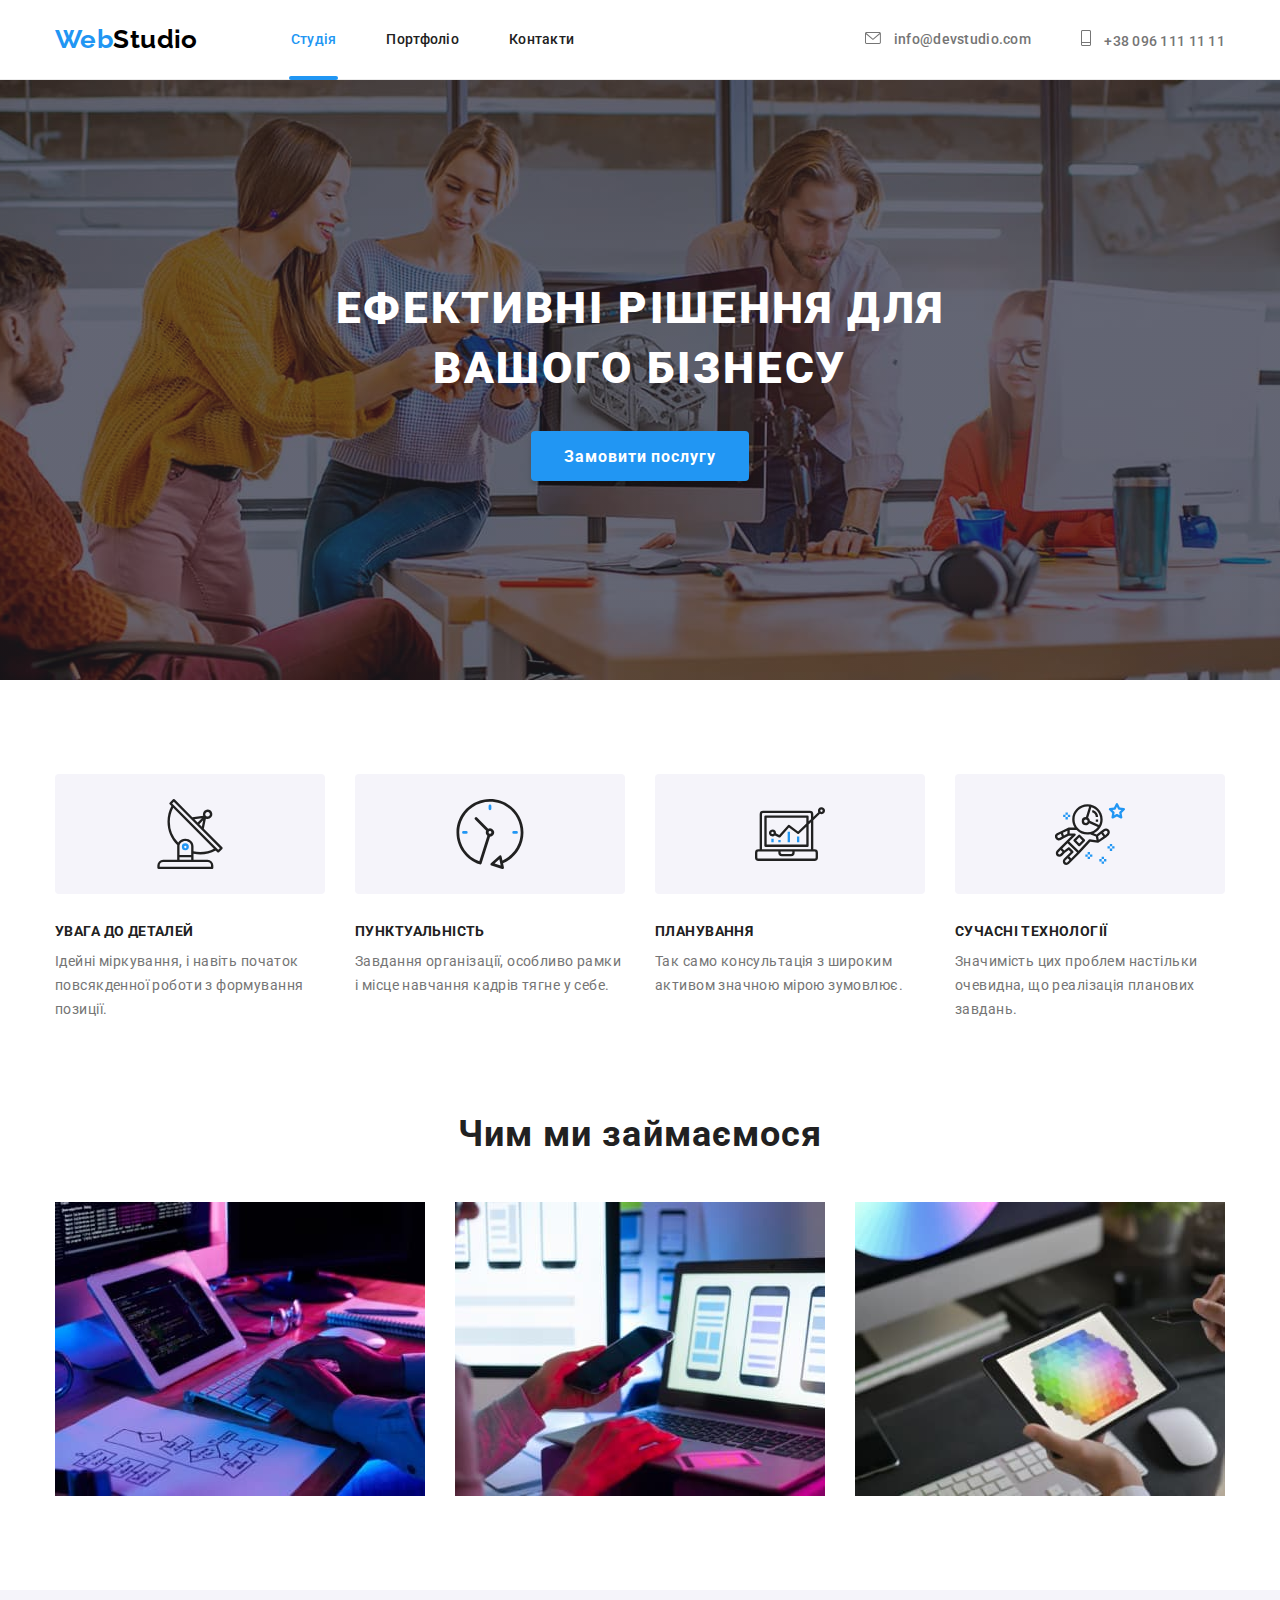
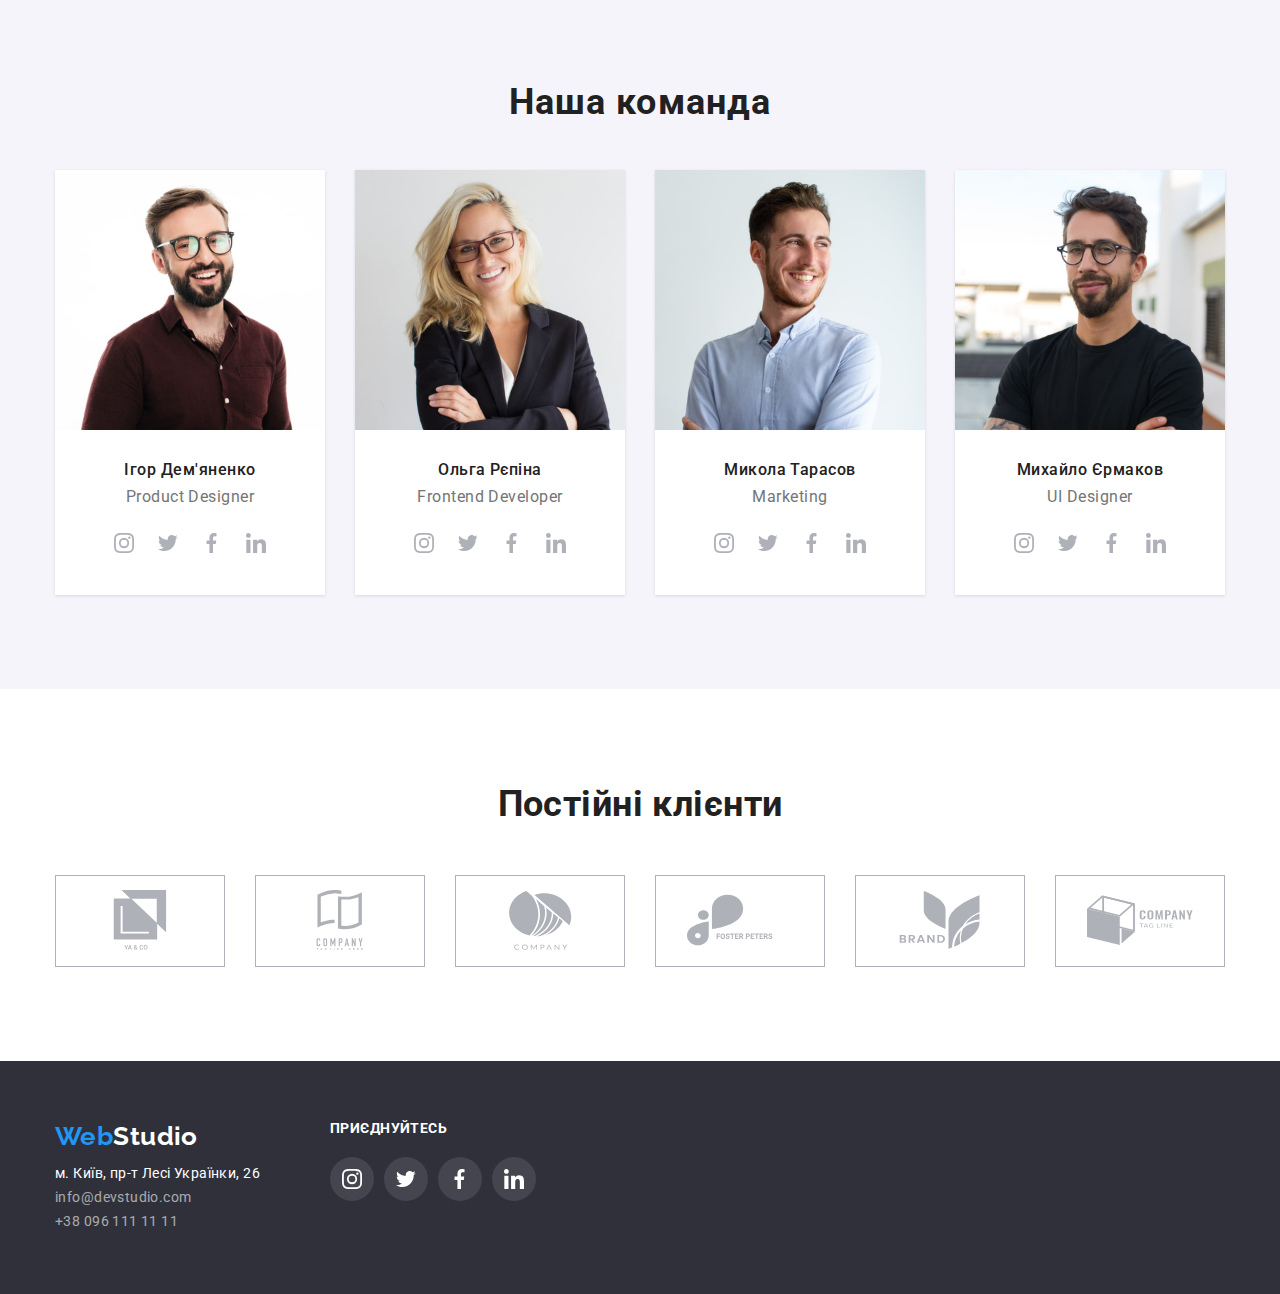
<file: index.html>
<!DOCTYPE html>
<html lang="uk">

<head>
    <meta charset="UTF-8">
    <meta http-equiv="X-UA-Compatible" content="IE=edge">
    <meta name="viewport" content="width=device-width, initial-scale=1.0">
    <title>Студія</title>
    <link href="https://cdnjs.cloudflare.com/ajax/libs/modern-normalize/1.1.0/modern-normalize.min.css"
        rel="stylesheet" />
    <link
        href="https://fonts.googleapis.com/css2?family=Raleway:wght@700&family=Roboto:wght@400;500;700;900&display=swap"
        rel="stylesheet">
    <link rel="stylesheet" href="./css/styles.css">
</head>

<body>
    <header class="header">
        <div class="container header-container">
            <nav class="header-nav">
                <a href="/" class="logo"><span class="part-logo">Web</span><span class="header-logo">Studio</span></a>
                <ul class="nav-list">
                    <li class="nav-list-item"><a href="/" class="nav-link link active">Студія</a></li>
                    <li class="nav-list-item"><a href="./portfolio.html" class="nav-link link">Портфоліо</a></li>
                    <li class="nav-list-item"><a href="" class="nav-link link">Контакти</a></li>
                </ul>
            </nav>
            <ul class="contact-list">
                <li class="contact-item">
                    <a href="mailto:info@devstudio.com" class="contact-link link">
                        <svg class="contact-icon" width="16" height="12">
                            <use id="envelope-icon" href="./images/icons.svg#envelope"></use>
                        </svg>
                        info@devstudio.com</a>
                </li>
                <li class="contact-item">
                    <a href="tel:+380961111111" class="contact-link link">
                        <svg class="contact-icon" width="10" height="16">
                            <use id="phone-icon" href="./images/icons.svg#phone"></use>
                        </svg>
                        +38 096 111 11 11</a>
                </li>
            </ul>
        </div>
    </header>
    <main class="main">
        <section class="solution">
            <h1 class="solution-title">Ефективні рішення для <br> вашого бізнесу</h1>

            <button type="button" class="button-open" data-modal-open>Замовити послугу</button>
            <div class="backdrop is-hidden" data-modal>
                <div class="modal">
                    <button class="button-close" type="button" data-modal-close>
                        <svg class="button-close-icon" width="11px" height="11px">
                            <use href="./images/icons.svg#close"></use>
                        </svg>
                    </button>
                </div>
            </div>
        </section>
        <section class="benefits">
            <div class="container">
                <ul class="benefits-list">
                    <li class="benefits-list-item">
                        <svg class="benefits-icon">
                            <use href="./images/icons.svg#antenna"></use>
                        </svg>
                        <h3 class="benefits-list-title">Увага до деталей</h3>
                        <p class="benefits-list-text">Ідейні міркування, і навіть початок повсякденної роботи з
                            формування позиції.</p>
                    </li>
                    <li class="benefits-list-item">
                        <svg class="benefits-icon">
                            <use href="./images/icons.svg#clock"></use>
                        </svg>
                        <h3 class="benefits-list-title">Пунктуальність</h3>
                        <p class="benefits-list-text">Завдання організації, особливо рамки і місце навчання кадрів тягне
                            у себе.</p>
                    </li>
                    <li class="benefits-list-item">
                        <svg class="benefits-icon">
                            <use href="./images/icons.svg#graph"></use>
                        </svg>
                        <h3 class="benefits-list-title">Планування</h3>
                        <p class="benefits-list-text">Так само консультація з широким активом значною мірою зумовлює.
                        </p>
                    </li>
                    <li class="benefits-list-item">
                        <svg class="benefits-icon">
                            <use href="./images/icons.svg#astronaut"></use>
                        </svg>
                        <h3 class="benefits-list-title">Сучасні технології</h3>
                        <p class="benefits-list-text">Значимість цих проблем настільки очевидна, що реалізація планових
                            завдань.</p>
                    </li>
                </ul>
            </div>
        </section>
        <section class="services">
            <div class="container">
                <h2 class="services-title title">Чим ми займаємося</h2>
                <ul class="services-list">
                    <li class="services-list-item"><img src="./images/img1.jpg" alt="Розробка вебсайтів" width="370"
                            height="294"></li>
                    <li class="services-list-item"><img src="./images/img2.jpg" alt="Створення мобільних додатків"
                            width="370" height="294"></li>
                    <li class="services-list-item"><img src="./images/img3.jpg" alt="Веб-дизайн" width="370"
                            height="294"></li>
                </ul>
            </div>
        </section>
        <section class="team">
            <div class="container">
                <h2 class="team-title title">Наша команда</h2>
                <ul class="team-list">
                    <li class="team-list-item">
                        <img src="./images/img4.jpg" alt="Член команди" width="270" height="260">
                        <h3 class="team-list-title">Ігор Дем'яненко</h3>
                        <p lang="en" class="team-list-text">Product Designer</p>
                        <ul class="team-list-icon">
                            <li class="team-item-icon">
                                <a class="social-network-link" href="">
                                    <svg class="social-network" width="20" height="20">
                                        <use href="./images/icons.svg#instagram"></use>
                                    </svg>
                                </a>
                            </li>
                            <li class="team-item-icon">
                                <a class="social-network-link" href="">
                                    <svg class="social-network" width="20" height="20">
                                        <use href="./images/icons.svg#twitter"></use>
                                    </svg>
                                </a>
                            </li>
                            <li class="team-item-icon">
                                <a class="social-network-link" href="">
                                    <svg class="social-network" width="20" height="20">
                                        <use href="./images/icons.svg#facebook"></use>
                                    </svg>
                                </a>
                            </li>
                            <li class="team-item-icon">
                                <a class="social-network-link" href="">
                                    <svg class="social-network" width="20" height="20">
                                        <use href="./images/icons.svg#linkedin"></use>
                                    </svg>
                                </a>
                            </li>
                        </ul>
                    </li>
                    <li class="team-list-item">
                        <img src="./images/img5.jpg" alt="Член команди" width="270" height="260">
                        <h3 class="team-list-title">Ольга Рєпіна</h3>
                        <p lang="en" class="team-list-text">Frontend Developer</p>
                        <ul class="team-list-icon">
                            <li class="team-item-icon">
                                <a class="social-network-link" href="">
                                    <svg class="social-network" width="20" height="20">
                                        <use href="./images/icons.svg#instagram"></use>
                                    </svg>
                                </a>
                            </li>
                            <li class="team-item-icon">
                                <a class="social-network-link" href="">
                                    <svg class="social-network" width="20" height="20">
                                        <use href="./images/icons.svg#twitter"></use>
                                    </svg>
                                </a>
                            </li>
                            <li class="team-item-icon">
                                <a class="social-network-link" href="">
                                    <svg class="social-network" width="20" height="20">
                                        <use href="./images/icons.svg#facebook"></use>
                                    </svg>
                                </a>
                            </li>
                            <li class="team-item-icon">
                                <a class="social-network-link" href="">
                                    <svg class="social-network" width="20" height="20">
                                        <use href="./images/icons.svg#linkedin"></use>
                                    </svg>
                                </a>
                            </li>
                        </ul>
                    </li>
                    <li class="team-list-item">
                        <img src="./images/img6.jpg" alt="Член команди" width="270" height="260">
                        <h3 class="team-list-title">Микола Тарасов</h3>
                        <p lang="en" class="team-list-text">Marketing</p>
                        <ul class="team-list-icon">
                            <li class="team-item-icon">
                                <a class="social-network-link" href="">
                                    <svg class="social-network" width="20" height="20">
                                        <use href="./images/icons.svg#instagram"></use>
                                    </svg>
                                </a>
                            </li>
                            <li class="team-item-icon">
                                <a class="social-network-link" href="">
                                    <svg class="social-network" width="20" height="20">
                                        <use href="./images/icons.svg#twitter"></use>
                                    </svg>
                                </a>
                            </li>
                            <li class="team-item-icon">
                                <a class="social-network-link" href="">
                                    <svg class="social-network" width="20" height="20">
                                        <use href="./images/icons.svg#facebook"></use>
                                    </svg>
                                </a>
                            </li>
                            <li class="team-item-icon">
                                <a class="social-network-link" href="">
                                    <svg class="social-network" width="20" height="20">
                                        <use href="./images/icons.svg#linkedin"></use>
                                    </svg>
                                </a>
                            </li>
                        </ul>
                    </li>
                    <li class="team-list-item">
                        <img src="./images/img7.jpg" alt="Член команди" width="270" height="260">
                        <h3 class="team-list-title">Михайло Єрмаков</h3>
                        <p lang="en" class="team-list-text">UI Designer</p>
                        <ul class="team-list-icon">
                            <li class="team-item-icon">
                                <a class="social-network-link" href="">
                                    <svg class="social-network" width="20" height="20">
                                        <use href="./images/icons.svg#instagram"></use>
                                    </svg>
                                </a>
                            </li>
                            <li class="team-item-icon">
                                <a class="social-network-link" href="">
                                    <svg class="social-network" width="20" height="20">
                                        <use href="./images/icons.svg#twitter"></use>
                                    </svg>
                                </a>
                            </li>
                            <li class="team-item-icon">
                                <a class="social-network-link" href="">
                                    <svg class="social-network" width="20" height="20">
                                        <use href="./images/icons.svg#facebook"></use>
                                    </svg>
                                </a>
                            </li>
                            <li class="team-item-icon">
                                <a class="social-network-link" href="">
                                    <svg class="social-network" width="20" height="20">
                                        <use href="./images/icons.svg#linkedin"></use>
                                    </svg>
                                </a>
                            </li>
                        </ul>
                    </li>
                </ul>
            </div>
        </section>
        <section class="clients">
            <div class="container">
                <h2 class="clients-title">Постійні клієнти</h2>
                <ul class="clients-list">
                    <li class="clients-item">
                        <a href="" class="clients-link">
                            <svg class="clients-icon" width="106" height="60">
                                <use href="./images/icons.svg#client1"></use>
                            </svg>
                        </a>
                    </li>
                    <li class="clients-item">
                        <a href="" class="clients-link">
                            <svg class="clients-icon" width="106" height="60">
                                <use href="./images/icons.svg#client2"></use>
                            </svg>
                        </a>
                    </li>
                    <li class="clients-item">
                        <a href="" class="clients-link">
                            <svg class="clients-icon" width="106" height="60">
                                <use href="./images/icons.svg#client3"></use>
                            </svg>
                        </a>
                    </li>
                    <li class="clients-item">
                        <a href="" class="clients-link">
                            <svg class="clients-icon" width="106" height="60">
                                <use href="./images/icons.svg#client4"></use>
                            </svg>
                        </a>
                    </li>
                    <li class="clients-item">
                        <a href="" class="clients-link">
                            <svg class="clients-icon" width="106" height="60">
                                <use href="./images/icons.svg#client5"></use>
                            </svg>
                        </a>
                    </li>
                    <li class="clients-item">
                        <a href="" class="clients-link">
                            <svg class="clients-icon" width="106" height="60">
                                <use href="./images/icons.svg#client6"></use>
                            </svg>
                        </a>
                    </li>
                </ul>
            </div>
        </section>
    </main>
    <footer class="footer">
        <div class="container">
            <ul class="footer-list">
                <li class="footer-item">
                    <a href="/" class="logo"><span class="part-logo">Web</span><span class="footer-logo">Studio</span></a>
                    <address class="address">
                        <span class="address-text">м. Київ, пр-т Лесі Українки, 26</span> <br>
                        <a href="mailto:info@devstudio.com" class="footer-contact link">info@devstudio.com</a><br>
                        <a href="tel:+380961111111" class="footer-contact link">+38 096 111 11 11</a>
                    </address>
                </li>
                <li class="footer-item">
                    <p class="footer-text">Приєднуйтесь</p>
                    <ul class="footer-list-icon">
                        <li class="footer-item-icon">
                            <a class="footer-item-link" href="">
                                <svg class="social-network" width="20" height="20">
                                    <use href="./images/icons.svg#instagram"></use>
                                </svg>
                            </a>
                        </li>
                        <li class="footer-item-icon">
                            <a class="footer-item-link" href="">
                                <svg class="social-network" width="20" height="20">
                                    <use href="./images/icons.svg#twitter"></use>
                                </svg>
                            </a>
                        </li>
                        <li class="footer-item-icon">
                            <a class="footer-item-link" href="">
                                <svg class="social-network" width="20" height="20">
                                    <use href="./images/icons.svg#facebook"></use>
                                </svg>
                            </a>
                        </li>
                        <li class="footer-item-icon">
                            <a class="footer-item-link" href="">
                                <svg class="social-network" width="20" height="20">
                                    <use href="./images/icons.svg#linkedin"></use>
                                </svg>
                            </a>
                        </li>
                    </ul>
                </li>
            </ul>
        </div>
    </footer>
    <script src="./js/modal.js"></script>
</body>

</html>
</file>
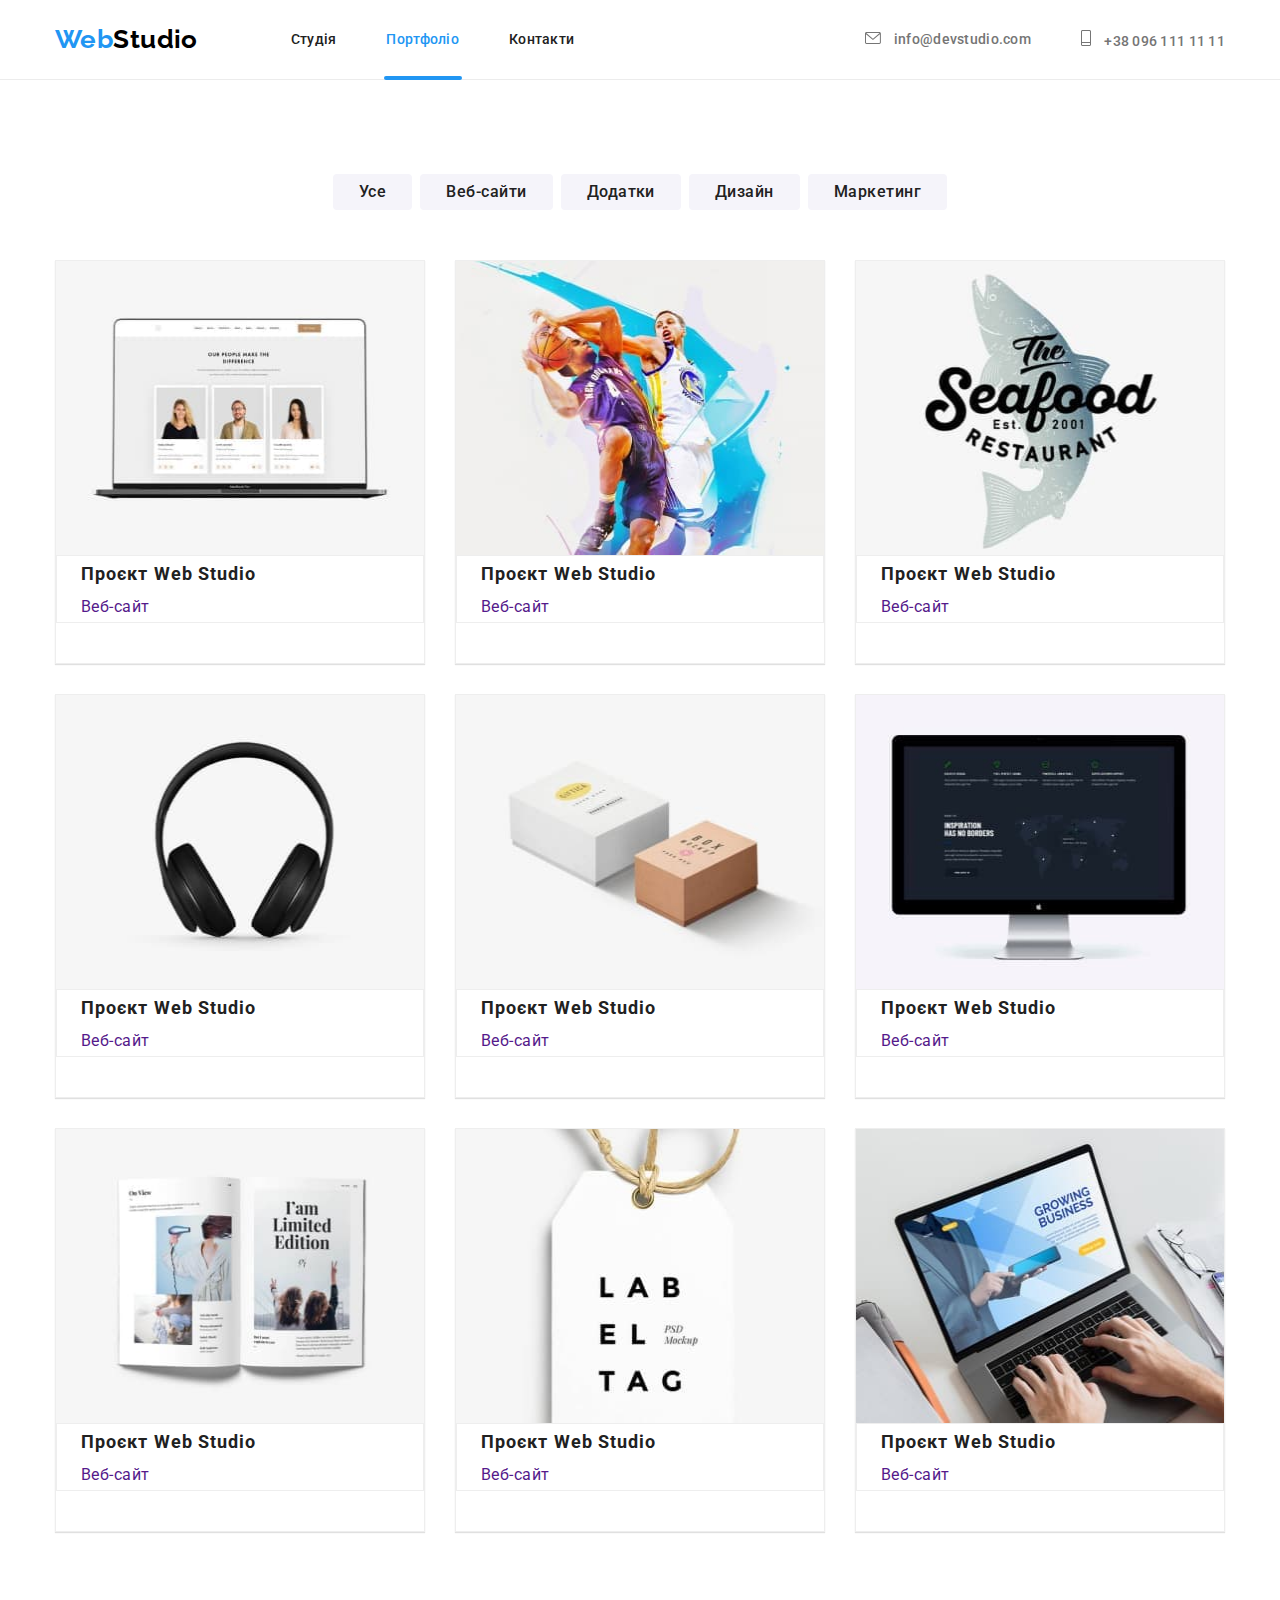
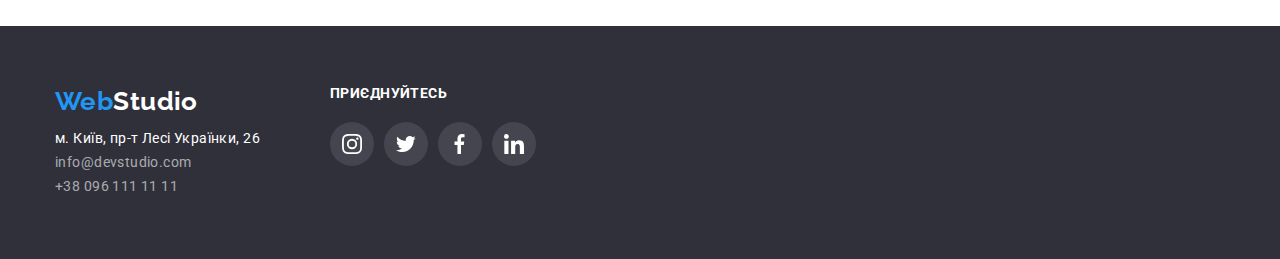
<file: portfolio.html>
<!DOCTYPE html>
<html lang="uk">

<head>
    <meta charset="UTF-8">
    <meta http-equiv="X-UA-Compatible" content="IE=edge">
    <meta name="viewport" content="width=device-width, initial-scale=1.0">
    <title>Портфоліо</title>
    <link href="https://cdnjs.cloudflare.com/ajax/libs/modern-normalize/1.1.0/modern-normalize.min.css"
        rel="stylesheet" />
    <link
        href="https://fonts.googleapis.com/css2?family=Raleway:wght@700&family=Roboto:wght@400;500;700;900&display=swap"
        rel="stylesheet">
    <link rel="stylesheet" href="./css/styles.css">
</head>

<body>
    <header class="header">
        <div class="container header-container">
            <nav class="header-nav">
                <a href="/" class="logo link"><span class="part-logo">Web</span><span
                        class="header-logo">Studio</span></a>
                <ul class="nav-list">
                    <li class="nav-list-item"><a href="./index.html" class="nav-link link">Студія</a></li>
                    <li class="nav-list-item"><a href="./portfolio.html" class="nav-link link active">Портфоліо</a></li>
                    <li class="nav-list-item"><a href="" class="nav-link link">Контакти</a></li>
                </ul>
            </nav>
            <ul class="contact-list">
                <li class="contact-item">
                    <a href="mailto:info@devstudio.com" class="contact-link link">
                        <svg class="contact-icon" width="16" height="12">
                            <use id="envelope-icon" href="./images/icons.svg#envelope"></use>
                        </svg>
                        info@devstudio.com</a>
                </li>
                <li class="contact-item">
                    <a href="tel:+380961111111" class="contact-link link">
                        <svg class="contact-icon" width="10" height="16">
                            <use id="phone-icon" href="./images/icons.svg#phone"></use>
                        </svg>
                        +38 096 111 11 11</a>
                </li>
            </ul>
        </div>
    </header>
    <main>
        <section class="projects">
            <div class="container">
                <!-- <h1 class="projects-title"></h1> -->
                <ul class="filter-list">
                    <li><button type="button" class="filter-button">Усе</button></li>
                    <li><button type="button" class="filter-button">Веб-сайти</button></li>
                    <li><button type="button" class="filter-button">Додатки</button></li>
                    <li><button type="button" class="filter-button">Дизайн</button></li>
                    <li><button type="button" class="filter-button">Маркетинг</button></li>
                </ul>
                <ul class="projects-list">
                    <li class="projects-list-item">
                        <a href="" class="card-link link">
                            <div class="card-portfolio">
                                <div class="card-thumb">
                                    <img src="./images/img8.jpg" alt="Веб-сайт" width="370" height="294">
                                    <div class="overlay">
                                        <p class="card-text">
                                            Ресурс пропонує комплексні пропозиції з різним рівнем функціоналу та
                                            сервісів. Все це дозволить відвідувачу отримати вичерпні відомості про
                                            компанію чи приватну особу.
                                        </p>
                                    </div>
                                </div>
                                <div class="frame">
                                    <h2 class="project-title">Проєкт <span lang="en">Web Studio</span></h2>
                                    <p class="project-text">Веб-сайт</p>
                                </div>
                            </div>
                        </a>
                    </li>
                    <li class="projects-list-item">
                        <a href="" class="card-link link">
                            <div class="card-portfolio">
                                <div class="card-thumb">
                                    <img src="./images/img9.jpg" alt="Веб-сайт" width="370" height="294">
                                    <div class="overlay">
                                        <p class="card-text">
                                            Ресурс пропонує комплексні пропозиції з різним рівнем функціоналу та
                                            сервісів. Все це дозволить відвідувачу отримати вичерпні відомості про
                                            компанію чи приватну особу.
                                        </p>
                                    </div>
                                </div>
                                <div class="frame">
                                    <h2 class="project-title">Проєкт <span lang="en">Web Studio</span></h2>
                                    <p class="project-text">Веб-сайт</p>
                                </div>
                            </div>
                        </a>
                    </li>
                    <li class="projects-list-item">
                        <a href="" class="card-link link">
                            <div class="card-portfolio">
                                <div class="card-thumb">
                                    <img src="./images/img10.jpg" alt="Веб-сайт" width="370" height="294">
                                    <div class="overlay">
                                        <p class="card-text">
                                            Ресурс пропонує комплексні пропозиції з різним рівнем функціоналу та
                                            сервісів. Все це дозволить відвідувачу отримати вичерпні відомості про
                                            компанію чи приватну особу.
                                        </p>
                                    </div>
                                </div>
                                <div class="frame">
                                    <h2 class="project-title">Проєкт <span lang="en">Web Studio</span></h2>
                                    <p class="project-text">Веб-сайт</p>
                                </div>
                            </div>
                        </a>
                    </li>
                    <li class="projects-list-item">
                        <a href="" class="card-link link">
                            <div class="card-portfolio">
                                <div class="card-thumb">
                                    <img src="./images/img11.jpg" alt="Веб-сайт" width="370" height="294">
                                    <div class="overlay">
                                        <p class="card-text">
                                            Ресурс пропонує комплексні пропозиції з різним рівнем функціоналу та
                                            сервісів. Все це дозволить відвідувачу отримати вичерпні відомості про
                                            компанію чи приватну особу.
                                        </p>
                                    </div>
                                </div>
                                <div class="frame">
                                    <h2 class="project-title">Проєкт <span lang="en">Web Studio</span></h2>
                                    <p class="project-text">Веб-сайт</p>
                                </div>
                            </div>
                        </a>
                    </li>
                    <li class="projects-list-item">
                        <a href="" class="card-link link">
                            <div class="card-portfolio">
                                <div class="card-thumb">
                                    <img src="./images/img12.jpg" alt="Веб-сайт" width="370" height="294">
                                    <div class="overlay">
                                        <p class="card-text">
                                            Ресурс пропонує комплексні пропозиції з різним рівнем функціоналу та
                                            сервісів. Все це дозволить відвідувачу отримати вичерпні відомості про
                                            компанію чи приватну особу.
                                        </p>
                                </div>
                            </div>
                            <div class="frame">
                                <h2 class="project-title">Проєкт <span lang="en">Web Studio</span></h2>
                                <p class="project-text">Веб-сайт</p>
                            </div>
                            </div>
                        </a>
                    </li>
                    <li class="projects-list-item">
                        <a href="" class="card-link link">
                            <div class="card-portfolio">
                                <div class="card-thumb">
                                    <img src="./images/img13.jpg" alt="Веб-сайт" width="370" height="294">
                                    <div class="overlay">
                                        <p class="card-text">
                                            Ресурс пропонує комплексні пропозиції з різним рівнем функціоналу та
                                            сервісів. Все це дозволить відвідувачу отримати вичерпні відомості про
                                            компанію чи приватну особу.
                                        </p>
                                    </div>    
                                </div>
                                <div class="frame">
                                    <h2 class="project-title">Проєкт <span lang="en">Web Studio</span></h2>
                                    <p class="project-text">Веб-сайт</p>
                                </div>
                            </div>
                        </a>
                    </li>
                    <li class="projects-list-item">
                        <a href="" class="card-link link">
                            <div class="card-portfolio">
                                <div class="card-thumb">
                                    <img src="./images/img14.jpg" alt="Веб-сайт" width="370" height="294">
                                    <div class="overlay">
                                        <p class="card-text">
                                            Ресурс пропонує комплексні пропозиції з різним рівнем функціоналу та
                                            сервісів. Все це дозволить відвідувачу отримати вичерпні відомості про
                                            компанію чи приватну особу.
                                        </p>
                                    </div>
                                </div>
                                <div class="frame">
                                    <h2 class="project-title">Проєкт <span lang="en">Web Studio</span></h2>
                                    <p class="project-text">Веб-сайт</p>
                                </div>
                            </div>
                        </a>
                    </li>
                    <li class="projects-list-item">
                        <a href="" class="card-link link">
                            <div class="card-portfolio">
                                <div class="card-thumb">
                                    <img src="./images/img15.jpg" alt="Веб-сайт" width="370" height="294">
                                    <div class="overlay">
                                        <p class="card-text">
                                            Ресурс пропонує комплексні пропозиції з різним рівнем функціоналу та
                                            сервісів. Все це дозволить відвідувачу отримати вичерпні відомості про
                                            компанію чи приватну особу.
                                        </p>
                                    </div>
                                </div>
                                <div class="frame">
                                    <h2 class="project-title">Проєкт <span lang="en">Web Studio</span></h2>
                                    <p class="project-text">Веб-сайт</p>
                                </div>
                            </div>
                        </a>
                    </li>
                    <li class="projects-list-item">
                        <a href="" class="card-link link">
                            <div class="card-portfolio">
                                <div class="card-thumb">
                                    <img src="./images/img16.jpg" alt="Веб-сайт" width="370" height="294">
                                    <div class="overlay">
                                        <p class="card-text">
                                            Ресурс пропонує комплексні пропозиції з різним рівнем функціоналу та
                                            сервісів. Все це дозволить відвідувачу отримати вичерпні відомості про
                                            компанію чи приватну особу.
                                        </p>
                                    </div>
                                </div>
                                <div class="frame">
                                    <h2 class="project-title">Проєкт <span lang="en">Web Studio</span></h2>
                                    <p class="project-text">Веб-сайт</p>
                                </div>
                            </div>
                        </a>
                    </li>
                </ul>
            </div>

        </section>
    </main>
    <footer class="footer">
        <div class="container">
            <ul class="footer-list">
                <li class="footer-item">
                    <a href="/" class="logo"><span class="part-logo">Web</span><span
                            class="footer-logo">Studio</span></a>
                    <address class="address">
                        <span class="address-text">м. Київ, пр-т Лесі Українки, 26</span> <br>
                        <a href="mailto:info@devstudio.com" class="footer-contact link">info@devstudio.com</a><br>
                        <a href="tel:+380961111111" class="footer-contact link">+38 096 111 11 11</a>
                    </address>
                </li>
                <li class="footer-item">
                    <p class="footer-text">Приєднуйтесь</p>
                    <ul class="footer-list-icon">
                        <li class="footer-item-icon">
                            <a class="footer-item-link" href="">
                                <svg class="social-network" width="20" height="20">
                                    <use href="./images/icons.svg#instagram"></use>
                                </svg>
                            </a>
                        </li>
                        <li class="footer-item-icon">
                            <a class="footer-item-link" href="">
                                <svg class="social-network" width="20" height="20">
                                    <use href="./images/icons.svg#twitter"></use>
                                </svg>
                            </a>
                        </li>
                        <li class="footer-item-icon">
                            <a class="footer-item-link" href="">
                                <svg class="social-network" width="20" height="20">
                                    <use href="./images/icons.svg#facebook"></use>
                                </svg>
                            </a>
                        </li>
                        <li class="footer-item-icon">
                            <a class="footer-item-link" href="">
                                <svg class="social-network" width="20" height="20">
                                    <use href="./images/icons.svg#linkedin"></use>
                                </svg>
                            </a>
                        </li>
                    </ul>
                </li>
            </ul>
        </div>
    </footer>
</body>

</html>
</file>
<file: css/styles.css>
@import url('./reset.css');

:root {
    --primary-text-color: #757575;
    --primary-title-color: #212121;
    --primary-white-color: #FFFFFF;
    --primary-link-color: #AFB1B8;
    --active-color: #2196F3;
    --header-logo-color: #000000;
    --background-dark-color: #2F303A;
    --header-border-color: #ECECEC;
    --footer-contact-color: rgba(255, 255, 255, 0.6);
    --footer-item-link: rgba(255, 255, 255, 0.1);
    --portfolio-filter-button-color: #F5F4FA;
    --portfolio-filter-button-text-color: rgba(33, 33, 33, 1);
    --background-section-team: #F5F4FA;
}

.container {
    width: 1200px;
    margin: 0 auto;
    padding: 0 15px;
}

body {
    background-color: var(--primary-white-color);
    color: var(--primary-text-color);
    font-family: 'Roboto', sans-serif;
    font-weight: 400;
    font-size: 14px;
    letter-spacing: 0.03em;
}


ul {
    list-style: none;
}

a {
    text-decoration: none;
}

img {
    display: block;
    max-width: 100%;
}

/* buttons*/
.solution-button,
.filter-button {
    cursor: pointer;
}

/* header */
/* logo */
.header {
    border-bottom: 1px solid var(--header-border-color);
    display: flex;
    justify-content: space-between;
    align-items: center;
    height: 80px;
}

.header-container {
    display: flex;
    flex-direction: row;
    justify-content: space-between;
}

.header-nav {
    display: flex;
    align-items: center;
}

.team-list,
.services-list,
.nav-list,
.contact-list {
    display: flex;
    gap: 50px;
}

.nav-list {
    margin-left: 93px;
}

.nav-list-item {
    display: flex;
    flex-flow: column wrap;
    justify-content: center;
    align-items: center;
}

.logo {
    font-family: 'Raleway', sans-serif;
    font-weight: 700;
    font-size: 26px;
    line-height: 1.19;
}

.part-logo {
    color: var(--active-color);
}

.header-logo {
    color: var(--header-logo-color);
}

.footer-logo {
    color: var(--primary-white-color);
}


/* Navigation */

.nav-link {
    position: relative;

    padding-top: 32px;
    padding-bottom: 32px;

    color: var(--primary-title-color);
    font-weight: 500;
    line-height: 1.14;
    letter-spacing: 0.02em;
}

.nav-link.active::after {
    content: '';

    position: absolute;
    left: -4%;
    bottom: -1px;
    border-radius: 2px;

    display: block;
    width: 108%;
    height: 4px;
    background-color: var(--active-color);
}

.nav-link:hover,
.nav-link:focus {
    color: var(--active-color);
    transition: color 250ms cubic-bezier(0.4, 0, 0.2, 1);
}

.active {
    color: var(--active-color);
}

.contact-icon {
    margin-right: 10px;
    fill: currentColor;
}

.contact-list {
    display: flex;
    align-items: center;
}

.contact-item {
    display: flex;
    align-items: center;
}

.contact-link {
    font-weight: 500;
    line-height: 1.14;
    letter-spacing: 0.02em;

    color: var(--primary-text-color);
}

.contact-link:hover {
    color: var(--active-color);
}

/* solution */

.solution {
    display: flex;
    flex-direction: column;
    justify-content: center;
    align-items: center;
    height: 600px;
    background-image: linear-gradient(to right, rgba(47, 48, 58, 0.4), rgba(47, 48, 58, 0.4)), url('../images/solutions.jpg');
    background-position: center;
    background-repeat: no-repeat;
    background-size: cover;

}

.solution-title {
    text-align: center;
    color: var(--primary-white-color);
    font-weight: 900;
    font-size: 44px;
    line-height: 1.36;
    letter-spacing: 0.06em;
    text-transform: uppercase;

}

.button-open {
    min-width: 216px;
    height: 50px;
    margin-top: 32px;
    border: 1px solid transparent;
    padding: 10px 32px;
    border-radius: 4px;
    cursor: pointer;

    font-weight: 700;
    font-size: 16px;
    line-height: 1.88;
    letter-spacing: 0.06em;
    box-shadow: 0px 4px 4px rgba(0, 0, 0, 0.15);

    color: var(--primary-white-color);
    background-color: var(--active-color);
}

.button-closer {
    position: absolute;
    top: 0;
    right: 0;
  
    display: flex;
    justify-content: center;
    align-items: center;
  
    padding-top: 10px;
    padding-bottom: 10px;
    padding-left: 9px;
    padding-right: 9px;
    width: 30px;
    height: 30px;
    margin-top: 8px;
    margin-right: 8px;
  
    background-color: var(--primary-white-color);
    border-radius: 50%;
    border: 1px solid rgba(0, 0, 0, 0.1);
}

.backdrop {
    position: fixed;
    top: 0;
    left: 0;

    width: 100%;
    height: 100%;

    background-color: rgba(0, 0, 0, 0.2);

    opacity: 1;
    transition: opacity 250ms cubic-bezier(0.4, 0, 0.2, 1);
}

.backdrop.is-hidden {
    opacity: 0;
    pointer-events: none;
}

.backdrop.is-hidden .modal {
    transform: translate(-50%, -50%) scale(0.9);
    transition: transform 250ms cubic-bezier(0.4, 0, 0.2, 1);
}

.modal {
    position: absolute;
    top: 50%;
    left: 50%;

    min-width: 528px;
    min-height: 581px;

    background-color: var(--primary-white-color);

    transform: scale(1) translate(-50%, -50%);
    transition: transform 250ms cubic-bezier(0.4, 0, 0.2, 1);
}

/* benefits */
.benefits {
    display: flex;
    padding: 94px 0;
}

.benefits-list {
    display: flex;
}

.benefits-list-item {
    margin-right: 30px;
}

.benefits-icon {
    display: block;
    margin-bottom: 30px;
    padding: 25px 100px;
    width: 270px;
    height: 120px;

    background-color: #F5F4FA;
    border-radius: 4px;

}

.benefits-list-title {
    margin-bottom: 10px;

    font-weight: 700;
    font-size: 14px;
    line-height: 1.14;
    letter-spacing: 0.03em;
    text-transform: uppercase;

    color: var(--primary-title-color);
}

.benefits-list-text {
    font-weight: 400;
    font-size: 14px;
    line-height: 1.71;
    letter-spacing: 0.03em;
}

/* services & team */
.services {
    padding-bottom: 94px;
}

.services-list,
.team-list,
.projects-list {
    gap: 30px;
}

.services-title {
    margin-bottom: 50px;
}

.title {
    font-weight: 700;
    font-size: 36px;
    letter-spacing: 0.03em;
    text-align: center;

    color: var(--primary-title-color);
}

.team {
    background-color: var(--background-section-team);
    padding: 94px 0;
}

.team-title {
    margin-bottom: 50px;
}

.team-list-item {
    padding-bottom: 30px;
    background-color: var(--primary-white-color);

    box-shadow: 0px 2px 1px 0px #00000033;
    box-shadow: 0px 1px 1px 0px #00000024;
    box-shadow: 0px 1px 3px 0px #0000001F;

}

.team-list-title {
    margin-top: 30px;
    margin-bottom: 10px;

    font-weight: 500;
    font-size: 16px;
    letter-spacing: 0.03em;
    line-height: 1.19;
    text-align: center;

    color: var(--primary-title-color);
}

.team-list-text {

    font-weight: 400;
    font-size: 16px;
    letter-spacing: 0.03em;
    text-align: center;
}

.team-list-icon {
    margin-top: 16px;
    display: flex;
    justify-content: center;
}

.team-item-icon {
    padding: 12px;
    width: 44px;
    height: 44px;
    border-radius: 50%;
}

.social-network-link {
    width: 20px;
    height: 16.25px;

    fill: var(--primary-link-color);
}

.team-item-icon:hover {
    background-color: var(--active-color);
    cursor: pointer;
}

.social-network-link:hover {
    fill: var(--primary-white-color);
}

.team-item-icon:hover .social-network-link {
    fill: var(--primary-white-color);
}

.clients {
    padding: 94px 0;
}

.clients-title {
    margin-bottom: 50px;
    font-weight: 700;
    font-size: 36px;
    line-height: 42.19px;
    letter-spacing: 3%;
    text-align: center;

    color: var(--primary-title-color);
}

.clients-list {
    display: flex;
    justify-content: center;
    gap: 30px;
}

.clients-item {
    display: flex;
    justify-content: center;
    align-items: center;
    width: 170px;
    height: 92px;
    border: 1px solid var(--primary-link-color);
}

.clients-link {
    fill: var(--primary-link-color);
}

.clients-link:hover {
    fill: var(--active-color);
}

.clients-item:hover {
    border: 1px solid var(--active-color);
    cursor: pointer;
}

.clients-item:hover .clients-link,
.clients-link:focus {
    fill: var(--active-color);
}

/* footer */

.footer {
    padding: 60px 0;
    background-color: var(--background-dark-color);
}

.footer-list {
    display: flex;
}

.footer-item {
    margin-right: 70px;
}

.footer-list-icon {
    display: flex;
    margin-top: 20px;
    gap: 10px;

}

.footer-item-icon {
    padding: 12px;
    width: 44px;
    height: 44px;
    border-radius: 50%;
    background-color: var(--footer-item-link);
}

.footer-item-link {
    fill: var(--primary-white-color);
}

.footer-item-icon:hover {
    background-color: var(--active-color);
    cursor: pointer;
}

.footer-item-icon:focus {
    background-color: var(--active-color);
}


.footer-text {

    font-weight: 700;
    font-size: 14px;
    line-height: 1.14;
    letter-spacing: 3%;

    text-transform: uppercase;
    color: var(--primary-white-color);
}

.footer-contact,
.address-text {
    font-weight: 400;
    font-size: 14px;
    font-style: normal;
    line-height: 1.71;
    letter-spacing: 0.03em;
}

.footer-contact {
    color: var(--footer-contact-color);
}

.address {
    margin-top: 10px;
}

.address-text {
    color: var(--primary-white-color);
}

/* Portfolio */

.filter-button {
    padding: 4px 25px;

    font-family: inherit;
    font-weight: 500;
    font-size: 16px;
    line-height: 1.63;
    letter-spacing: 0.03em;
    border: 1px solid transparent;
    border-radius: 4px;

    color: var(--portfolio-filter-button-text-color);
    background-color: var(--portfolio-filter-button-color);
}

.filter-button:hover {
    color: var(--primary-white-color);
    background-color: var(--active-color);

    box-shadow: 0px 2px 2px 0px #0000001F;
    box-shadow: 0px 1px 2px 0px #00000014;
    box-shadow: 0px 3px 1px 0px #0000001A;

}

.filter-list {
    margin-bottom: 50px;

    display: flex;
    justify-content: center;
    gap: 8px;
}

/* Portfolio card */

.card-potfolio:hover {
    box-shadow: 0px 1px 1px rgba(0, 0, 0, 0.12), 0px 4px 4px rgba(0, 0, 0, 0.06),
        1px 4px 6px rgba(0, 0, 0, 0.16);
    transition: box-shadow 250ms cubic-bezier(0.4, 0, 0.2, 1);
}

.card-thumb {
    position: relative;
    overflow: hidden;
}

.overlay {
    position: absolute;
    bottom: 0;
    left: 0;
    width: 100%;
    height: 100%;
    background-color: rgba(33, 150, 243, 0.9);
    transform: translateY(100%);
    transition: cubic-bezier(0.4, 0, 0.2, 1) 250ms;
    padding: 63px 24px;
    opacity: 0;
}

.card-portfolio:hover .overlay {
    transform: translateY(0);
    opacity: 1;
}

.card-link:focus .overlay {
    transform: translateY(0);
    opacity: 1;
}

.card-text {
    font-size: 18px;
    line-height: 1.56;
    color: var(--primary-white-color);
}

.frame {
    border: solid 1px #eeeeee;
}

.projects {
    padding: 94px 0;
}


.projects-list {
    display: flex;
    flex-wrap: wrap;
}

.projects-list-item {
    width: 370px;
    height: 404px;
    border: 1px solid #EEEEEE;

    box-shadow: 1px 4px 6px 0px #00000029;
    box-shadow: 0px 4px 4px 0px #0000000F;
    box-shadow: 0px 1px 1px 0px #0000001F;

}

.projects-list-item>img {
    margin-bottom: 20px;
}

.project-title {
    margin: 0 24px;
    font-weight: 700;
    font-size: 18px;
    line-height: 2;
    letter-spacing: 0.06em;
    color: var(--primary-title-color);
}

.project-text {
    margin: 0 24px;
    font-size: 16px;
    line-height: 1.88;

}
</file>
